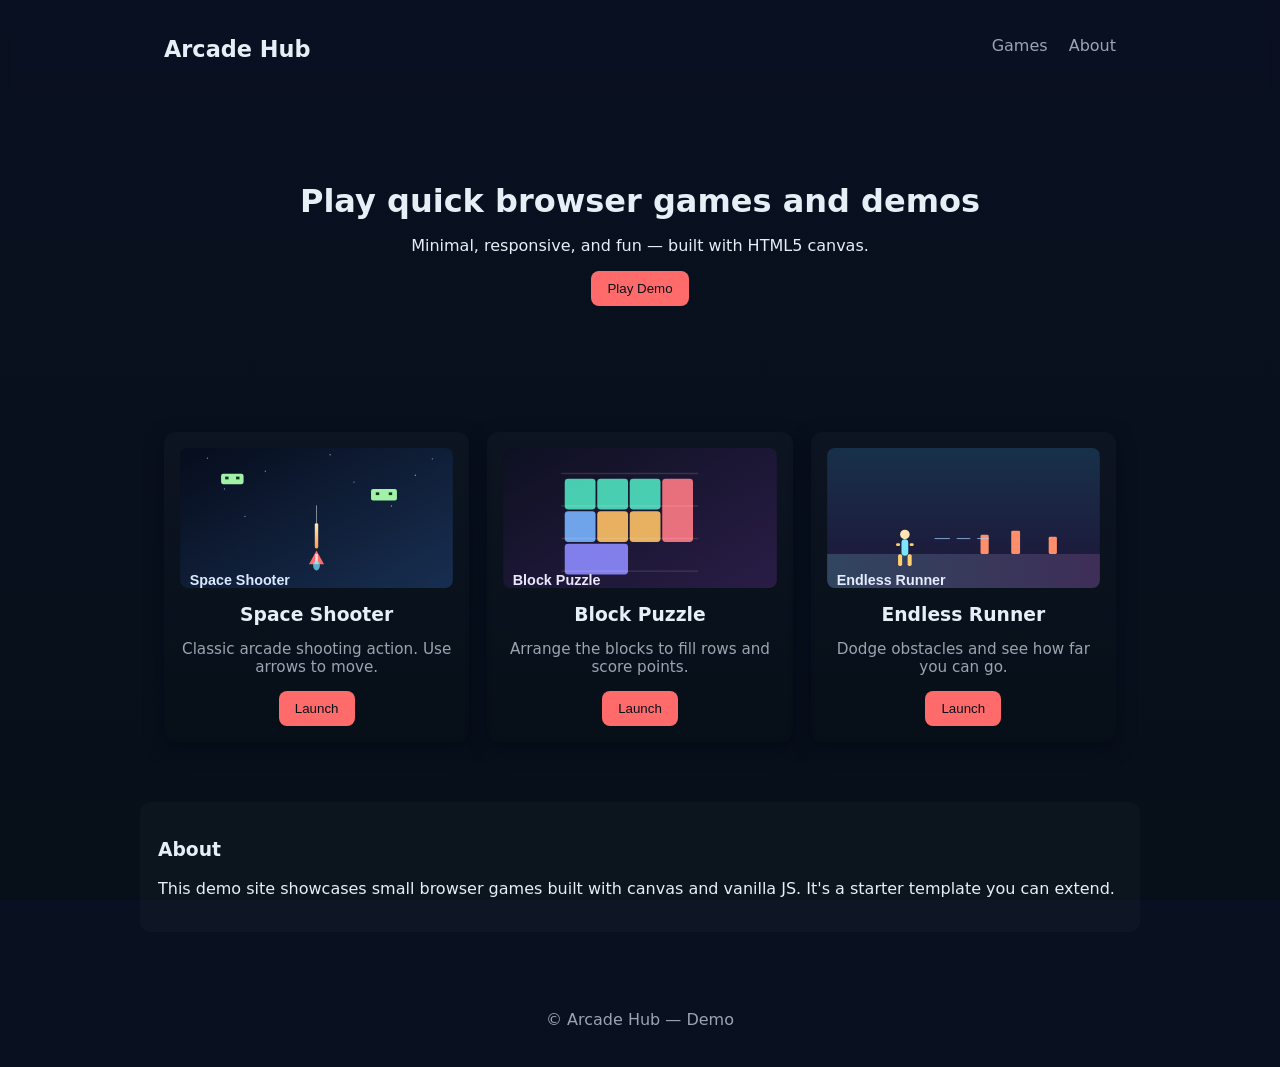
<file: index.html>
<!doctype html>
<html lang="en">
<head>
  <meta charset="utf-8">
  <meta name="viewport" content="width=device-width,initial-scale=1">
  <title>Arcade Hub — Gaming Website</title>
  <link rel="stylesheet" href="styles.css">
</head>
<body>
  <header class="site-header">
    <div class="container">
      <h1 class="logo">Arcade Hub</h1>
      <nav>
        <a href="#games">Games</a>
        <a href="#about">About</a>
      </nav>
    </div>
  </header>

  <main>
    <section class="hero">
      <div class="container">
        <h2>Play quick browser games and demos</h2>
        <p>Minimal, responsive, and fun — built with HTML5 canvas.</p>
        <button id="playDemo" class="btn">Play Demo</button>
      </div>
    </section>

    <section id="games" class="games container">
      <div class="card">
        <img src="assets/space-shooter.svg" alt="Space Shooter">
        <h3>Space Shooter</h3>
        <p>Classic arcade shooting action. Use arrows to move.</p>
        <button class="launch btn" data-game="space">Launch</button>
      </div>

      <div class="card">
        <img src="assets/block-puzzle.svg" alt="Puzzle">
        <h3>Block Puzzle</h3>
        <p>Arrange the blocks to fill rows and score points.</p>
        <button class="launch btn" data-game="puzzle">Launch</button>
      </div>

      <div class="card">
        <img src="assets/endless-runner.svg" alt="Runner">
        <h3>Endless Runner</h3>
        <p>Dodge obstacles and see how far you can go.</p>
        <button class="launch btn" data-game="runner">Launch</button>
      </div>
    </section>

    <section id="about" class="container about">
      <h3>About</h3>
      <p>This demo site showcases small browser games built with canvas and vanilla JS. It's a starter template you can extend.</p>
    </section>

    <div id="modal" class="modal hidden">
      <div class="modal-inner">
          <button id="closeModal" class="close">✕</button>
          <div id="hud">
            <div id="score">Score: 0</div>
            <div id="lives">Lives: 3</div>
            <div id="stage">Stage: 1</div>
          </div>
          <canvas id="gameCanvas" width="800" height="480"></canvas>
          <div id="touchControls" class="touch-controls" aria-label="Touch controls">
            <button class="touch-btn" data-touch="left" aria-label="Move left">◀</button>
            <button class="touch-btn" data-touch="fire" aria-label="Shoot">●</button>
            <button class="touch-btn" data-touch="right" aria-label="Move right">▶</button>
          </div>

          <div id="overlay" class="overlay">
            <div id="menu">
              <h2>Space Shooter</h2>
              <p id="menu-desc">Use ← → to move — press Space to shoot.</p>
              <button id="startBtn" class="btn">Start</button>
            </div>
            <div id="gameOver" class="hidden">
              <h2 id="gameOverTitle">Game Over</h2>
              <p id="gameOverScore">Score: 0</p>
              <button id="restartBtn" class="btn">Restart</button>
            </div>
            <div id="stageComplete" class="hidden">
              <h2>Stage Complete</h2>
              <p id="nextStageInfo">Prepare for the next stage</p>
              <button id="nextStageBtn" class="btn">Continue</button>
            </div>
          </div>
      </div>
    </div>
  </main>

  <footer class="site-footer">
    <div class="container">© Arcade Hub — Demo</div>
  </footer>

  <script src="script.js"></script>
</body>
</html>
</file>
<file: styles.css>
:root{
  --bg:#0f1724;
  --card:#0b1220;
  --accent:#ff6b6b;
  --muted:#9aa4b2;
}
*{box-sizing:border-box}
html,body{height:100%;margin:0;font-family:Inter,system-ui,Segoe UI,Arial;background:linear-gradient(180deg,#091021 0%, #071019 100%);color:#e6eef6}
body.modal-open{overflow:hidden}
.container{max-width:1000px;margin:0 auto;padding:24px}
.site-header{backdrop-filter:blur(6px);padding:12px 0}
.site-header .logo{display:inline-block;margin:0;font-size:1.4rem}
.site-header nav{float:right}
.site-header nav a{color:var(--muted);margin-left:16px;text-decoration:none}
.hero{padding:60px 0;text-align:center}
.hero h2{font-size:2rem;margin:0 0 8px}
.btn{background:var(--accent);color:#071019;border:none;padding:10px 16px;border-radius:8px;cursor:pointer;transition:transform .15s ease, box-shadow .2s ease, filter .2s ease}
.btn:hover{transform:translateY(-2px);box-shadow:0 8px 18px rgba(255,107,107,.35);filter:brightness(1.05)}
.games{display:grid;grid-template-columns:repeat(auto-fit,minmax(220px,1fr));gap:18px;margin-top:18px}
.card{background:linear-gradient(180deg, rgba(255,255,255,0.02), rgba(0,0,0,0.1));padding:16px;border-radius:12px;box-shadow:0 6px 18px rgba(2,6,23,0.6);text-align:center;transition:transform .2s ease, box-shadow .25s ease;overflow:hidden}
.card:hover{transform:translateY(-6px);box-shadow:0 14px 28px rgba(2,6,23,0.75)}
.card img{width:100%;height:140px;object-fit:cover;border-radius:8px;background:#071019;transition:transform .4s ease, filter .4s ease}
.card:hover img{transform:scale(1.05);filter:saturate(1.12)}
.card h3{margin:12px 0 6px}
.card p{color:var(--muted);font-size:0.95rem}
.about{margin-top:36px;padding:18px;background:rgba(255,255,255,0.02);border-radius:10px}
.site-footer{padding:14px 0;text-align:center;color:var(--muted);margin-top:40px}
.modal{position:fixed;inset:0;display:flex;align-items:center;justify-content:center;background:rgba(2,6,23,0.7);padding:0}
.modal.hidden{display:none}
.modal-inner{background:var(--card);padding:12px 12px 16px;border-radius:10px;position:relative;box-shadow:0 20px 50px rgba(0,0,0,.45);width:min(100vw,1100px);height:100dvh;display:flex;flex-direction:column;align-items:center;justify-content:flex-start}
.close{position:absolute;right:8px;top:8px;background:transparent;border:0;color:var(--muted);font-size:18px;cursor:pointer}
canvas{display:block;background:#071019;border-radius:6px;touch-action:none;max-width:100%;-webkit-user-select:none;user-select:none;-webkit-touch-callout:none}
/* HUD and overlay */
#hud{position:absolute;left:18px;top:12px;display:flex;gap:12px;z-index:10}
#hud div{background:rgba(255,255,255,0.03);padding:6px 10px;border-radius:6px;color:var(--muted);font-weight:600;backdrop-filter:blur(4px)}
.touch-controls{display:none;gap:12px;align-items:center;justify-content:center;width:100%;padding-top:12px;z-index:30}
.touch-btn{min-width:72px;height:52px;border-radius:12px;border:1px solid rgba(255,255,255,0.16);background:rgba(255,255,255,0.08);color:#e6eef6;font-size:22px;font-weight:700;touch-action:manipulation;-webkit-user-select:none;user-select:none;-webkit-touch-callout:none}
.touch-btn:active{transform:scale(0.97);background:rgba(255,255,255,0.18)}
.overlay{position:absolute;inset:0;display:flex;align-items:center;justify-content:center;z-index:20}
.overlay.hidden{display:none}
.overlay .hidden{display:none}
.overlay > div{background:rgba(2,6,23,0.8);padding:18px;border-radius:8px;text-align:center;color:#e6eef6;animation:pop-in .2s ease}
.overlay h2{margin:0 0 8px}
.overlay p{margin:0 0 12px;color:var(--muted)}
@keyframes pop-in{from{transform:translateY(10px) scale(.97);opacity:0}to{transform:translateY(0) scale(1);opacity:1}}
@media(max-width:600px){
  .hero h2{font-size:1.4rem}
  .card img{height:110px}
  .modal-inner{width:100vw;height:100dvh;padding:10px 8px 12px;border-radius:0}
  #hud{left:10px;top:8px;gap:8px}
  #hud div{padding:6px 8px;font-size:13px}
  .touch-controls{display:flex}
}
</file>
<file: gaming-site/styles.css>
:root{
  --bg:#0f1724;
  --card:#0b1220;
  --accent:#ff6b6b;
  --muted:#9aa4b2;
}
*{box-sizing:border-box}
html,body{height:100%;margin:0;font-family:Inter,system-ui,Segoe UI,Arial;background:linear-gradient(180deg,#091021 0%, #071019 100%);color:#e6eef6}
.container{max-width:1000px;margin:0 auto;padding:24px}
.site-header{backdrop-filter:blur(6px);padding:12px 0}
.site-header .logo{display:inline-block;margin:0;font-size:1.4rem}
.site-header nav{float:right}
.site-header nav a{color:var(--muted);margin-left:16px;text-decoration:none}
.hero{padding:60px 0;text-align:center}
.hero h2{font-size:2rem;margin:0 0 8px}
.btn{background:var(--accent);color:#071019;border:none;padding:10px 16px;border-radius:8px;cursor:pointer;transition:transform .15s ease, box-shadow .2s ease, filter .2s ease}
.btn:hover{transform:translateY(-2px);box-shadow:0 8px 18px rgba(255,107,107,.35);filter:brightness(1.05)}
.games{display:grid;grid-template-columns:repeat(auto-fit,minmax(220px,1fr));gap:18px;margin-top:18px}
.card{background:linear-gradient(180deg, rgba(255,255,255,0.02), rgba(0,0,0,0.1));padding:16px;border-radius:12px;box-shadow:0 6px 18px rgba(2,6,23,0.6);text-align:center;transition:transform .2s ease, box-shadow .25s ease;overflow:hidden}
.card:hover{transform:translateY(-6px);box-shadow:0 14px 28px rgba(2,6,23,0.75)}
.card img{width:100%;height:140px;object-fit:cover;border-radius:8px;background:#071019;transition:transform .4s ease, filter .4s ease}
.card:hover img{transform:scale(1.05);filter:saturate(1.12)}
.card h3{margin:12px 0 6px}
.card p{color:var(--muted);font-size:0.95rem}
.about{margin-top:36px;padding:18px;background:rgba(255,255,255,0.02);border-radius:10px}
.site-footer{padding:14px 0;text-align:center;color:var(--muted);margin-top:40px}
.modal{position:fixed;inset:0;display:flex;align-items:center;justify-content:center;background:rgba(2,6,23,0.6)}
.modal.hidden{display:none}
.modal-inner{background:var(--card);padding:12px;border-radius:10px;position:relative;box-shadow:0 20px 50px rgba(0,0,0,.45)}
.close{position:absolute;right:8px;top:8px;background:transparent;border:0;color:var(--muted);font-size:18px;cursor:pointer}
canvas{display:block;background:#071019;border-radius:6px}
/* HUD and overlay */
#hud{position:absolute;left:18px;top:12px;display:flex;gap:12px;z-index:10}
#hud div{background:rgba(255,255,255,0.03);padding:6px 10px;border-radius:6px;color:var(--muted);font-weight:600;backdrop-filter:blur(4px)}
.overlay{position:absolute;inset:0;display:flex;align-items:center;justify-content:center;z-index:20}
.overlay.hidden{display:none}
.overlay .hidden{display:none}
.overlay > div{background:rgba(2,6,23,0.8);padding:18px;border-radius:8px;text-align:center;color:#e6eef6;animation:pop-in .2s ease}
.overlay h2{margin:0 0 8px}
.overlay p{margin:0 0 12px;color:var(--muted)}
@keyframes pop-in{from{transform:translateY(10px) scale(.97);opacity:0}to{transform:translateY(0) scale(1);opacity:1}}
@media(max-width:600px){.hero h2{font-size:1.4rem}.card img{height:110px}}
</file>
